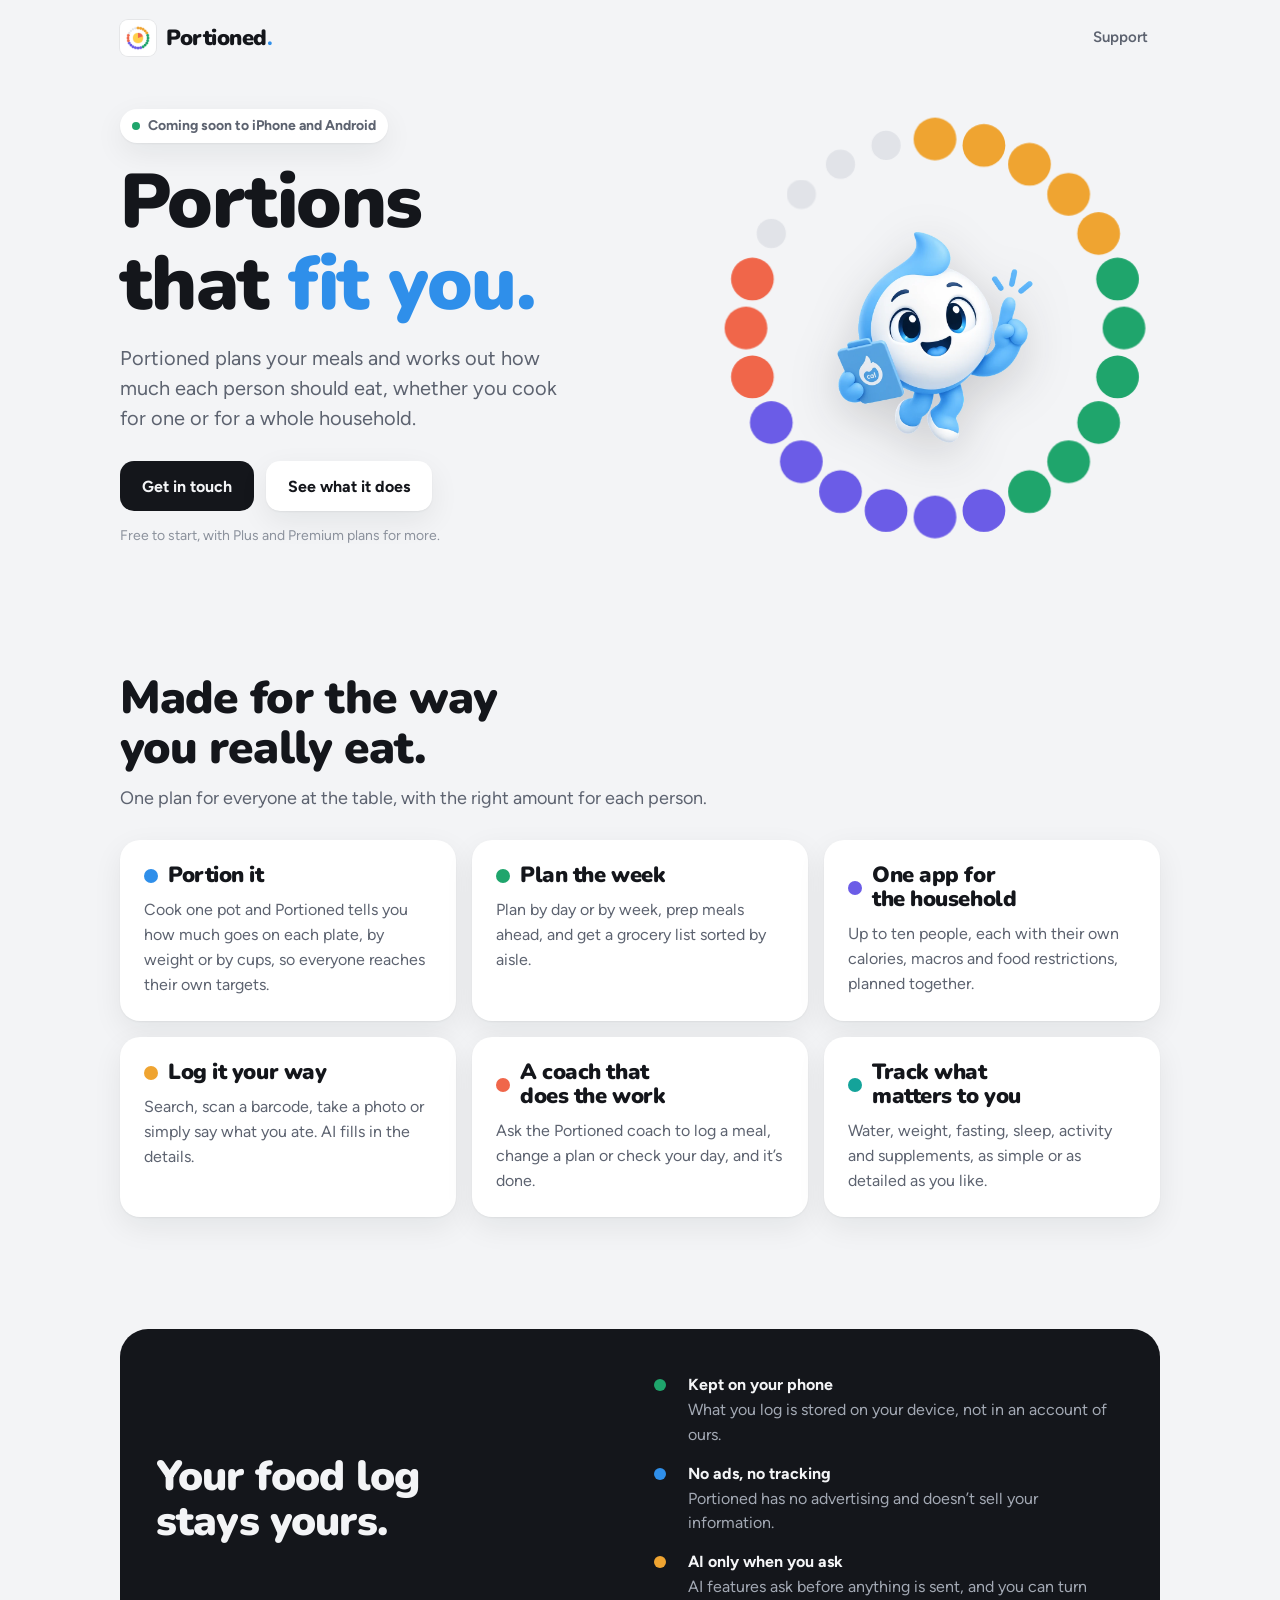
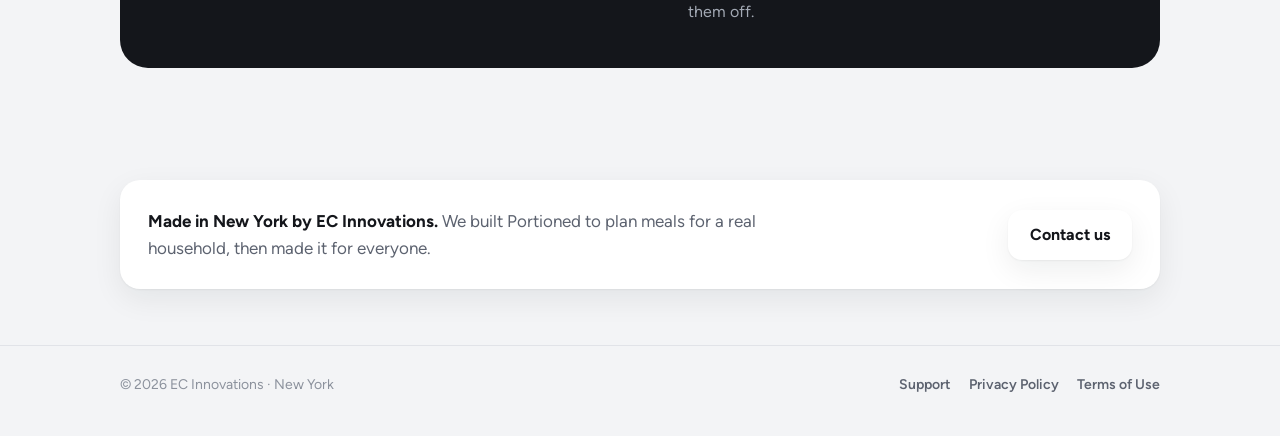
<file: index.html>
<!doctype html>
<html lang="en">
<head>
<meta charset="utf-8">
<meta name="viewport" content="width=device-width, initial-scale=1, viewport-fit=cover">
<title>Portioned</title>
<meta name="description" content="Portioned plans your meals and works out how much each person should eat, whether you cook for one or for a whole household.">
<meta property="og:title" content="Portioned">
<meta property="og:description" content="Portioned plans your meals and works out how much each person should eat, whether you cook for one or for a whole household.">
<meta property="og:type" content="website">
<meta property="og:image" content="https://portionedgroup.com/img/share.png">
<meta name="theme-color" content="#F3F4F6" media="(prefers-color-scheme: light)">
<meta name="theme-color" content="#0D0F13" media="(prefers-color-scheme: dark)">
<link rel="icon" href="img/favicon.png" type="image/png">
<link rel="apple-touch-icon" href="img/apple-touch-icon.png">
<link rel="stylesheet" href="style.css">
</head>
<body>
<header class="top"><div class="wrap"><a class="brand" href="./"><img src="img/icon-96.png" alt="" width="36" height="36"><span>Portioned<b>.</b></span></a><nav class="nav" aria-label="Main"><a href="support/">Support</a></nav></div></header>
<main>
<section class="hero"><div class="wrap">
  <div>
    <span class="pill"><i></i>Coming soon to iPhone and Android</span>
    <h1>Portions that <span>fit you.</span></h1>
    <p class="lead">Portioned plans your meals and works out how much each person should eat, whether you cook for one or for a whole household.</p>
    <div class="cta"><a class="btn" href="support/">Get in touch</a><a class="btn soft" href="#features">See what it does</a></div>
    <p class="stores">Free to start, with Plus and Premium plans for more.</p>
  </div>
  <div class="art"><svg viewBox="0 0 400 400" aria-hidden="true"><circle class="bead" style="animation-delay:0ms" cx="200.0" cy="32.0" r="19" fill="#EFA431"/><circle class="bead" style="animation-delay:35ms" cx="243.5" cy="37.7" r="19" fill="#EFA431"/><circle class="bead" style="animation-delay:70ms" cx="284.0" cy="54.5" r="19" fill="#EFA431"/><circle class="bead" style="animation-delay:105ms" cx="318.8" cy="81.2" r="19" fill="#EFA431"/><circle class="bead" style="animation-delay:140ms" cx="345.5" cy="116.0" r="19" fill="#EFA431"/><circle class="bead" style="animation-delay:175ms" cx="362.3" cy="156.5" r="19" fill="#1FA56C"/><circle class="bead" style="animation-delay:210ms" cx="368.0" cy="200.0" r="19" fill="#1FA56C"/><circle class="bead" style="animation-delay:245ms" cx="362.3" cy="243.5" r="19" fill="#1FA56C"/><circle class="bead" style="animation-delay:280ms" cx="345.5" cy="284.0" r="19" fill="#1FA56C"/><circle class="bead" style="animation-delay:315ms" cx="318.8" cy="318.8" r="19" fill="#1FA56C"/><circle class="bead" style="animation-delay:350ms" cx="284.0" cy="345.5" r="19" fill="#1FA56C"/><circle class="bead" style="animation-delay:385ms" cx="243.5" cy="362.3" r="19" fill="#6B5CE7"/><circle class="bead" style="animation-delay:420ms" cx="200.0" cy="368.0" r="19" fill="#6B5CE7"/><circle class="bead" style="animation-delay:455ms" cx="156.5" cy="362.3" r="19" fill="#6B5CE7"/><circle class="bead" style="animation-delay:490ms" cx="116.0" cy="345.5" r="19" fill="#6B5CE7"/><circle class="bead" style="animation-delay:525ms" cx="81.2" cy="318.8" r="19" fill="#6B5CE7"/><circle class="bead" style="animation-delay:560ms" cx="54.5" cy="284.0" r="19" fill="#6B5CE7"/><circle class="bead" style="animation-delay:595ms" cx="37.7" cy="243.5" r="19" fill="#F0664A"/><circle class="bead" style="animation-delay:630ms" cx="32.0" cy="200.0" r="19" fill="#F0664A"/><circle class="bead" style="animation-delay:665ms" cx="37.7" cy="156.5" r="19" fill="#F0664A"/><circle class="bead" style="animation-delay:700ms" cx="54.5" cy="116.0" r="13" fill="var(--line)"/><circle class="bead" style="animation-delay:735ms" cx="81.2" cy="81.2" r="13" fill="var(--line)"/><circle class="bead" style="animation-delay:770ms" cx="116.0" cy="54.5" r="13" fill="var(--line)"/><circle class="bead" style="animation-delay:805ms" cx="156.5" cy="37.7" r="13" fill="var(--line)"/></svg><img src="img/coach.webp" alt="The Portioned coach, a friendly round blue character" width="349" height="360"></div>
</div></section>
<section class="sec" id="features"><div class="wrap">
  <div class="sec-h"><h2>Made for the way you really eat.</h2><p>One plan for everyone at the table, with the right amount for each person.</p></div>
  <div class="grid"><article class="card" style="--c:#2F8FEA"><h3><i></i>Portion it</h3><p>Cook one pot and Portioned tells you how much goes on each plate, by weight or by cups, so everyone reaches their own targets.</p></article><article class="card" style="--c:#1FA56C"><h3><i></i>Plan the week</h3><p>Plan by day or by week, prep meals ahead, and get a grocery list sorted by aisle.</p></article><article class="card" style="--c:#6B5CE7"><h3><i></i>One app for the household</h3><p>Up to ten people, each with their own calories, macros and food restrictions, planned together.</p></article><article class="card" style="--c:#EFA431"><h3><i></i>Log it your way</h3><p>Search, scan a barcode, take a photo or simply say what you ate. AI fills in the details.</p></article><article class="card" style="--c:#F0664A"><h3><i></i>A coach that does the work</h3><p>Ask the Portioned coach to log a meal, change a plan or check your day, and it’s done.</p></article><article class="card" style="--c:#14A39A"><h3><i></i>Track what matters to you</h3><p>Water, weight, fasting, sleep, activity and supplements, as simple or as detailed as you like.</p></article></div>
</div></section>
<section class="sec"><div class="wrap"><div class="band">
  <h2>Your food log stays yours.</h2>
  <ul>
    <li style="--c:#1FA56C"><i></i><span><b>Kept on your phone</b>What you log is stored on your device, not in an account of ours.</span></li>
    <li style="--c:#2F8FEA"><i></i><span><b>No ads, no tracking</b>Portioned has no advertising and doesn’t sell your information.</span></li>
    <li style="--c:#EFA431"><i></i><span><b>AI only when you ask</b>AI features ask before anything is sent, and you can turn them off.</span></li>
  </ul>
</div></div></section>
<section class="sec"><div class="wrap"><div class="made">
  <p><b>Made in New York by EC Innovations.</b> We built Portioned to plan meals for a real household, then made it for everyone.</p>
  <a class="btn soft" href="support/">Contact us</a>
</div></div></section>
</main>
<footer class="foot"><div class="wrap"><span>© 2026 EC Innovations · New York</span><nav aria-label="Legal"><a href="support/">Support</a><a href="privacy/">Privacy Policy</a><a href="terms/">Terms of Use</a></nav></div></footer>
</body>
</html>
</file>
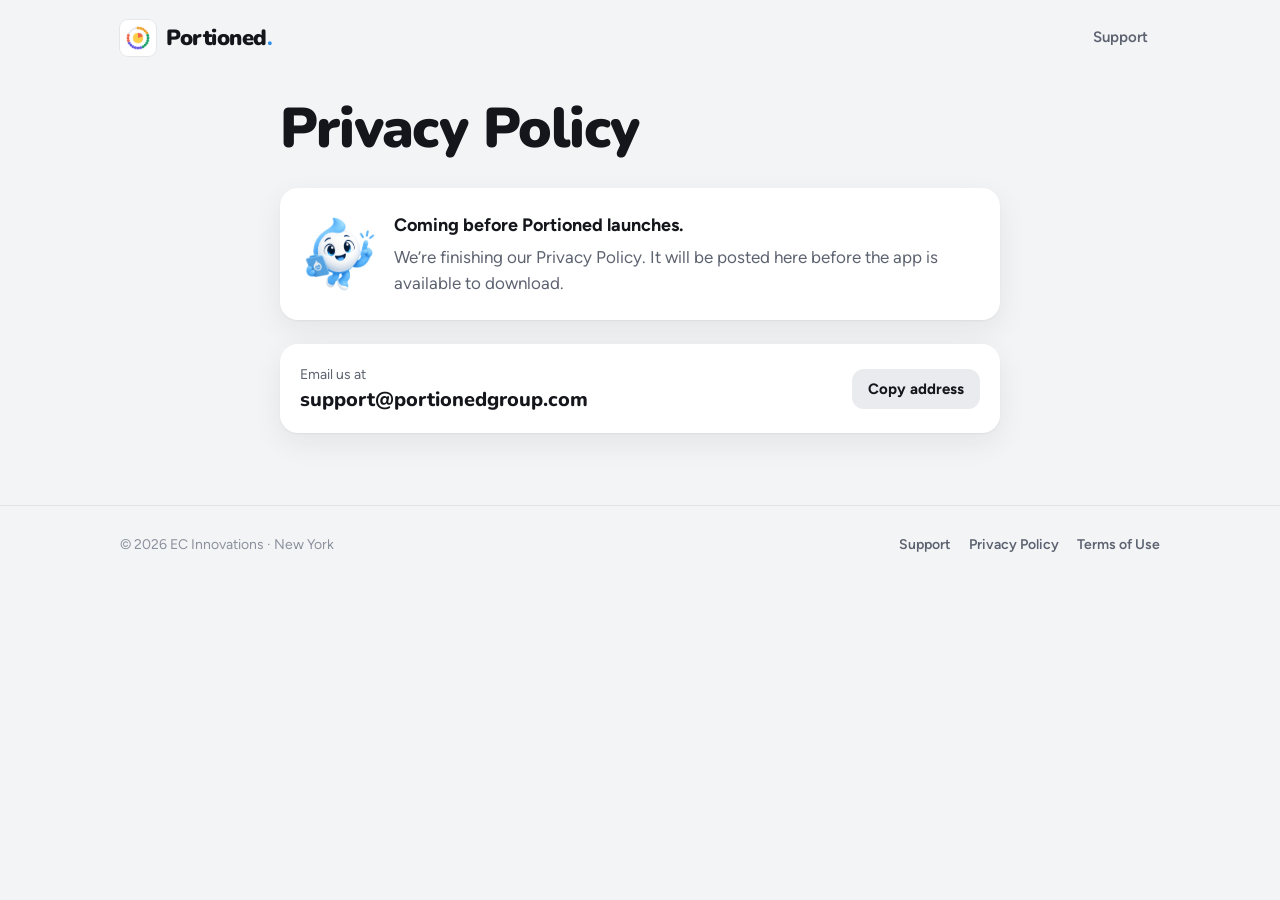
<file: privacy/index.html>
<!doctype html>
<html lang="en">
<head>
<meta charset="utf-8">
<meta name="viewport" content="width=device-width, initial-scale=1, viewport-fit=cover">
<title>Privacy Policy · Portioned</title>
<meta name="description" content="Portioned plans your meals and works out how much each person should eat, whether you cook for one or for a whole household.">
<meta property="og:title" content="Privacy Policy · Portioned">
<meta property="og:description" content="Portioned plans your meals and works out how much each person should eat, whether you cook for one or for a whole household.">
<meta property="og:type" content="website">
<meta property="og:image" content="https://portionedgroup.com/img/share.png">
<meta name="theme-color" content="#F3F4F6" media="(prefers-color-scheme: light)">
<meta name="theme-color" content="#0D0F13" media="(prefers-color-scheme: dark)">
<link rel="icon" href="../img/favicon.png" type="image/png">
<link rel="apple-touch-icon" href="../img/apple-touch-icon.png">
<link rel="stylesheet" href="../style.css">
</head>
<body>
<header class="top"><div class="wrap"><a class="brand" href="../"><img src="../img/icon-96.png" alt="" width="36" height="36"><span>Portioned<b>.</b></span></a><nav class="nav" aria-label="Main"><a href="../support/">Support</a></nav></div></header>
<main>
<section class="page"><div class="wrap">
  <h1>Privacy Policy</h1>
  <div class="soon"><img src="../img/coach.webp" alt="" width="72" height="74"><p><b>Coming before Portioned launches.</b>We’re finishing our Privacy Policy. It will be posted here before the app is available to download.</p></div>
  <div class="mail"><span><small>Email us at</small><a href="mailto:support@portionedgroup.com" id="mail">support@portionedgroup.com</a></span><button class="copy" type="button" data-copy="support@portionedgroup.com">Copy address</button></div>
</div></section><script>document.addEventListener('click',function(e){var b=e.target.closest('[data-copy]');if(!b)return;var t=b.dataset.copy;var done=function(){b.textContent='Copied';setTimeout(function(){b.textContent='Copy address'},1600)};if(navigator.clipboard){navigator.clipboard.writeText(t).then(done,function(){})}});</script>
</main>
<footer class="foot"><div class="wrap"><span>© 2026 EC Innovations · New York</span><nav aria-label="Legal"><a href="../support/">Support</a><a href="../privacy/">Privacy Policy</a><a href="../terms/">Terms of Use</a></nav></div></footer>
</body>
</html>
</file>
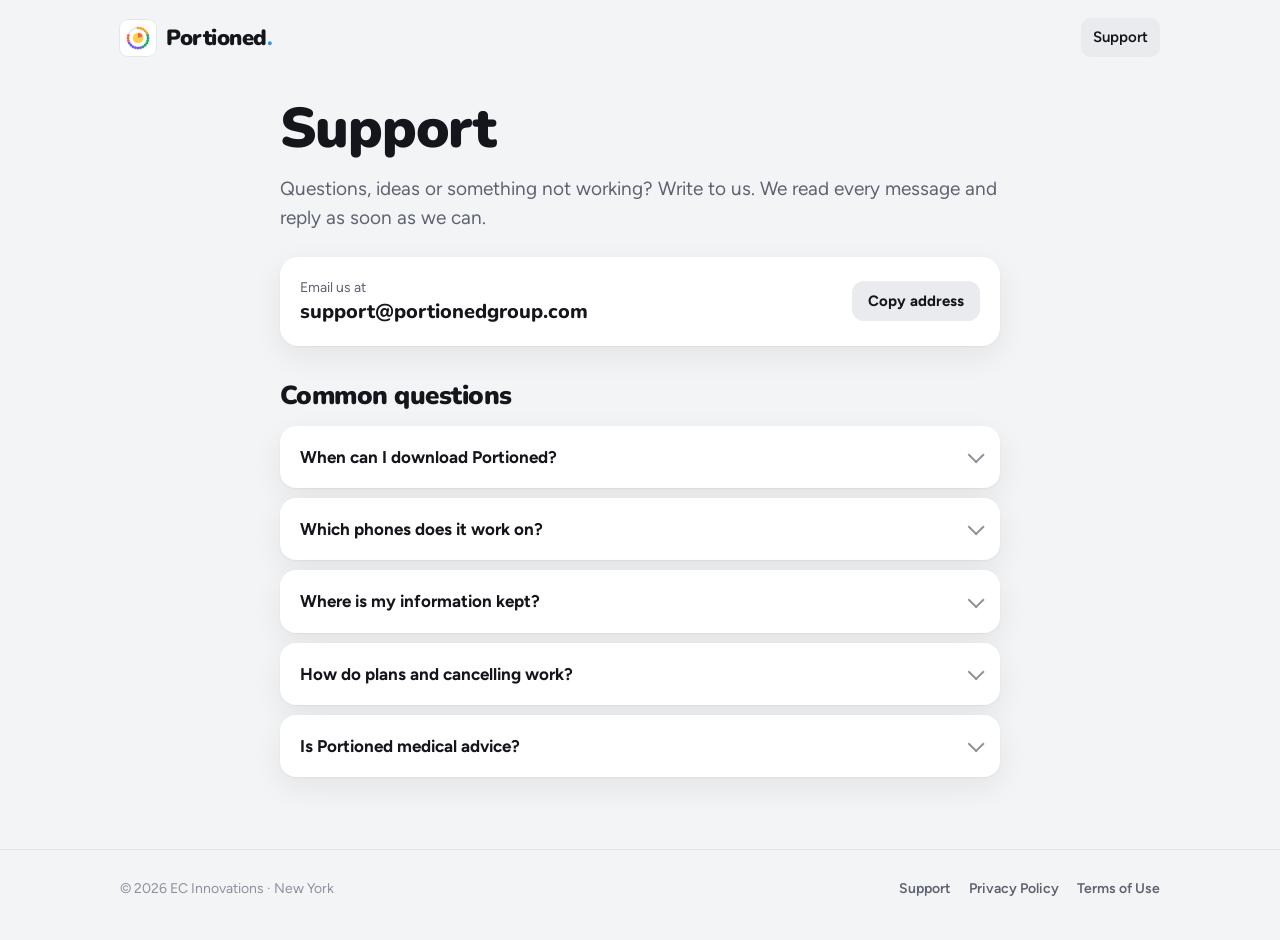
<file: support/index.html>
<!doctype html>
<html lang="en">
<head>
<meta charset="utf-8">
<meta name="viewport" content="width=device-width, initial-scale=1, viewport-fit=cover">
<title>Support · Portioned</title>
<meta name="description" content="Get help with Portioned, the meal planner and calorie tracker. Email support@portionedgroup.com.">
<meta property="og:title" content="Support · Portioned">
<meta property="og:description" content="Get help with Portioned, the meal planner and calorie tracker. Email support@portionedgroup.com.">
<meta property="og:type" content="website">
<meta property="og:image" content="https://portionedgroup.com/img/share.png">
<meta name="theme-color" content="#F3F4F6" media="(prefers-color-scheme: light)">
<meta name="theme-color" content="#0D0F13" media="(prefers-color-scheme: dark)">
<link rel="icon" href="../img/favicon.png" type="image/png">
<link rel="apple-touch-icon" href="../img/apple-touch-icon.png">
<link rel="stylesheet" href="../style.css">
</head>
<body>
<header class="top"><div class="wrap"><a class="brand" href="../"><img src="../img/icon-96.png" alt="" width="36" height="36"><span>Portioned<b>.</b></span></a><nav class="nav" aria-label="Main"><a href="../support/" aria-current="page">Support</a></nav></div></header>
<main>
<section class="page"><div class="wrap">
  <h1>Support</h1>
  <p class="intro">Questions, ideas or something not working? Write to us. We read every message and reply as soon as we can.</p>
  <div class="mail"><span><small>Email us at</small><a href="mailto:support@portionedgroup.com" id="mail">support@portionedgroup.com</a></span><button class="copy" type="button" data-copy="support@portionedgroup.com">Copy address</button></div>
  <div class="faq"><h2>Common questions</h2><details><summary>When can I download Portioned?</summary><p>Portioned is in its final round of testing. It will be on the App Store and Google Play soon. Email us if you’d like to hear when it’s out.</p></details><details><summary>Which phones does it work on?</summary><p>iPhone with iOS 16.4 or later, and Android phones with Android 8.0 or later.</p></details><details><summary>Where is my information kept?</summary><p>On your phone. Information leaves it only when you use a feature that needs our server, such as an AI feature or a brand food search. Our Privacy Policy will explain the details.</p></details><details><summary>How do plans and cancelling work?</summary><p>Portioned is free to start. Paid plans are bought through the App Store or Google Play, and you can cancel any time in your store account’s subscription settings. Deleting the app doesn’t cancel a plan.</p></details><details><summary>Is Portioned medical advice?</summary><p>No. Portioned gives general information for everyday eating. Talk to a doctor or a registered dietitian before changing how you eat, especially if you have a medical condition or take medication.</p></details></div>
</div></section><script>document.addEventListener('click',function(e){var b=e.target.closest('[data-copy]');if(!b)return;var t=b.dataset.copy;var done=function(){b.textContent='Copied';setTimeout(function(){b.textContent='Copy address'},1600)};if(navigator.clipboard){navigator.clipboard.writeText(t).then(done,function(){})}});</script>
</main>
<footer class="foot"><div class="wrap"><span>© 2026 EC Innovations · New York</span><nav aria-label="Legal"><a href="../support/">Support</a><a href="../privacy/">Privacy Policy</a><a href="../terms/">Terms of Use</a></nav></div></footer>
</body>
</html>
</file>
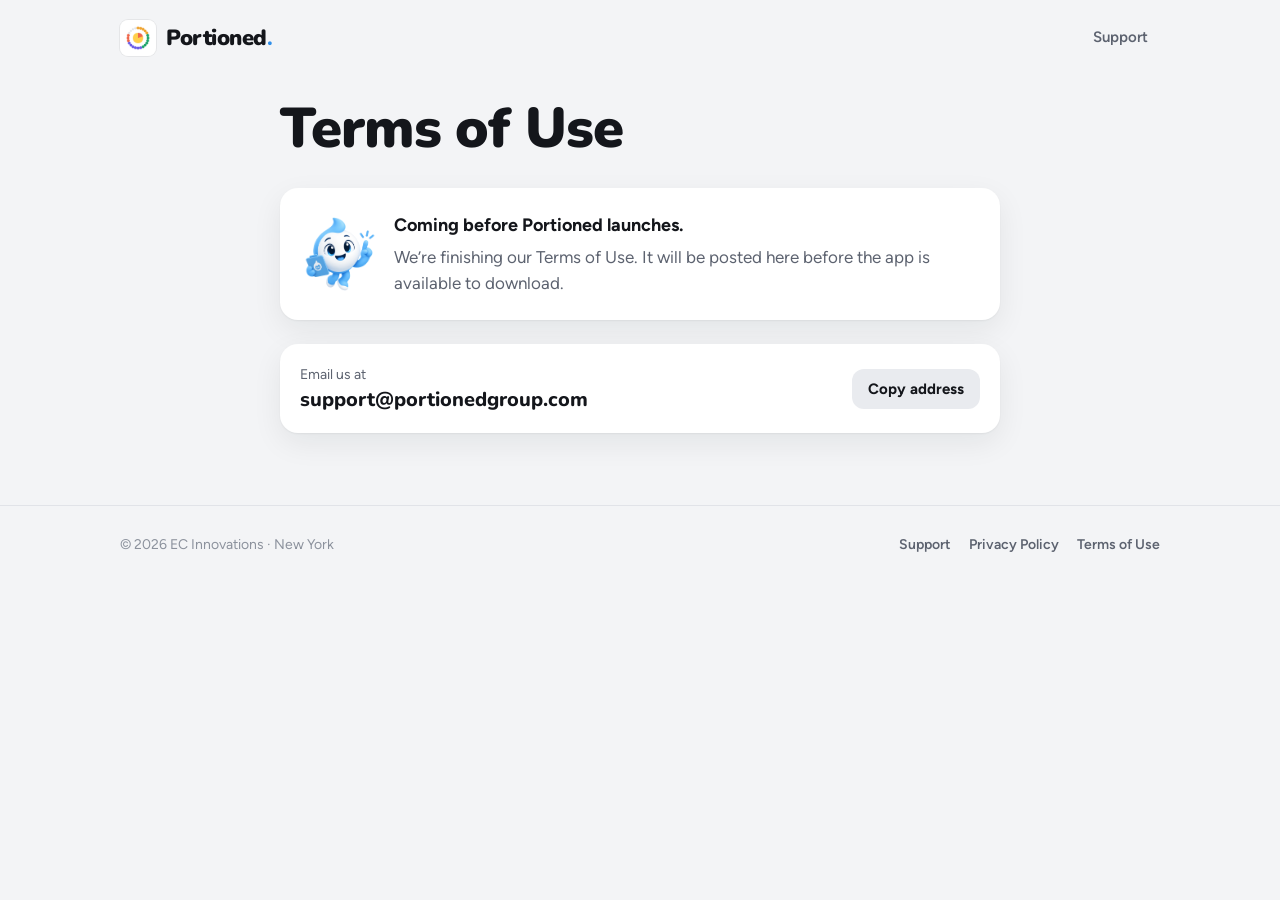
<file: terms/index.html>
<!doctype html>
<html lang="en">
<head>
<meta charset="utf-8">
<meta name="viewport" content="width=device-width, initial-scale=1, viewport-fit=cover">
<title>Terms of Use · Portioned</title>
<meta name="description" content="Portioned plans your meals and works out how much each person should eat, whether you cook for one or for a whole household.">
<meta property="og:title" content="Terms of Use · Portioned">
<meta property="og:description" content="Portioned plans your meals and works out how much each person should eat, whether you cook for one or for a whole household.">
<meta property="og:type" content="website">
<meta property="og:image" content="https://portionedgroup.com/img/share.png">
<meta name="theme-color" content="#F3F4F6" media="(prefers-color-scheme: light)">
<meta name="theme-color" content="#0D0F13" media="(prefers-color-scheme: dark)">
<link rel="icon" href="../img/favicon.png" type="image/png">
<link rel="apple-touch-icon" href="../img/apple-touch-icon.png">
<link rel="stylesheet" href="../style.css">
</head>
<body>
<header class="top"><div class="wrap"><a class="brand" href="../"><img src="../img/icon-96.png" alt="" width="36" height="36"><span>Portioned<b>.</b></span></a><nav class="nav" aria-label="Main"><a href="../support/">Support</a></nav></div></header>
<main>
<section class="page"><div class="wrap">
  <h1>Terms of Use</h1>
  <div class="soon"><img src="../img/coach.webp" alt="" width="72" height="74"><p><b>Coming before Portioned launches.</b>We’re finishing our Terms of Use. It will be posted here before the app is available to download.</p></div>
  <div class="mail"><span><small>Email us at</small><a href="mailto:support@portionedgroup.com" id="mail">support@portionedgroup.com</a></span><button class="copy" type="button" data-copy="support@portionedgroup.com">Copy address</button></div>
</div></section><script>document.addEventListener('click',function(e){var b=e.target.closest('[data-copy]');if(!b)return;var t=b.dataset.copy;var done=function(){b.textContent='Copied';setTimeout(function(){b.textContent='Copy address'},1600)};if(navigator.clipboard){navigator.clipboard.writeText(t).then(done,function(){})}});</script>
</main>
<footer class="foot"><div class="wrap"><span>© 2026 EC Innovations · New York</span><nav aria-label="Legal"><a href="../support/">Support</a><a href="../privacy/">Privacy Policy</a><a href="../terms/">Terms of Use</a></nav></div></footer>
</body>
</html>
</file>
<file: style.css>
/* portionedgroup.com: Portioned's own look. Rounded display type like the app, the bead ring's four colors as
   accents, the mascot as the face of it. Light and dark follow the visitor's phone. No outside requests. */
@font-face{font-family:"Nunito";font-weight:800;font-display:swap;src:url(fonts/nunito-latin-800-normal.woff2) format("woff2")}
@font-face{font-family:"Nunito";font-weight:900;font-display:swap;src:url(fonts/nunito-latin-900-normal.woff2) format("woff2")}
@font-face{font-family:"Figtree";font-weight:400;font-display:swap;src:url(fonts/figtree-latin-400-normal.woff2) format("woff2")}
@font-face{font-family:"Figtree";font-weight:600;font-display:swap;src:url(fonts/figtree-latin-600-normal.woff2) format("woff2")}
@font-face{font-family:"Figtree";font-weight:700;font-display:swap;src:url(fonts/figtree-latin-700-normal.woff2) format("woff2")}
:root{
  --bg:#F3F4F6; --surface:#FFFFFF; --sunk:#E9EBEF; --ink:#14161B; --muted:#5D6370; --faint:#8C929D; --line:#E1E3E8;
  --blue:#2F8FEA; --blue-ink:#1E6FBF; --orange:#EFA431; --green:#1FA56C; --purple:#6B5CE7; --coral:#F0664A;
  --band:#14161B; --band-ink:#F3F4F6; --band-muted:#A3A9B4;
  --shadow:0 1px 2px rgba(20,22,27,.05),0 10px 30px rgba(20,22,27,.07);
  --display:"Nunito",ui-rounded,"SF Pro Rounded",system-ui,sans-serif;
  --body:"Figtree",-apple-system,BlinkMacSystemFont,"Segoe UI",system-ui,sans-serif;
  --wrap:1080px; color-scheme:light;
}
@media (prefers-color-scheme:dark){:root{
  --bg:#0D0F13; --surface:#181B21; --sunk:#20242B; --ink:#F1F2F4; --muted:#A3A9B4; --faint:#6F7581; --line:#2B3039;
  --blue:#5AA8F2; --blue-ink:#8CC4F7; --band:#181B21; --band-ink:#F1F2F4; --band-muted:#A3A9B4;
  --shadow:0 0 0 1px rgba(255,255,255,.05); color-scheme:dark }}
*{box-sizing:border-box}
html{-webkit-text-size-adjust:100%}
body{margin:0;background:var(--bg);color:var(--ink);font:17px/1.55 var(--body);-webkit-font-smoothing:antialiased}
img{max-width:100%;height:auto}
a{color:var(--blue-ink);text-underline-offset:3px}
.wrap{max-width:var(--wrap);margin:0 auto;padding-left:max(20px,env(safe-area-inset-left));padding-right:max(20px,env(safe-area-inset-right))}
h1,h2,h3{font-family:var(--display);font-weight:900;letter-spacing:-.02em;line-height:1.08;text-wrap:balance;margin:0}
p{margin:0}
:focus-visible{outline:3px solid var(--blue);outline-offset:3px;border-radius:6px}
/* header */
.top{padding-block:18px}
.top .wrap{display:flex;align-items:center;justify-content:space-between;gap:16px}
.brand{display:inline-flex;align-items:center;gap:10px;color:var(--ink);text-decoration:none;font:900 22px/1 var(--display);letter-spacing:-.02em}
.brand img{width:36px;height:36px;border-radius:22.5%;box-shadow:0 0 0 1px rgba(0,0,0,.06)}
.brand b{color:var(--blue)}
.nav{display:flex;gap:6px}
.nav a{padding:8px 12px;border-radius:10px;color:var(--muted);font-weight:600;font-size:15px;text-decoration:none}
.nav a:hover,.nav a[aria-current="page"]{background:var(--sunk);color:var(--ink)}
/* hero */
.hero{padding-block:28px 64px}
.hero .wrap{display:grid;grid-template-columns:minmax(0,1.1fr) minmax(0,.9fr);gap:40px;align-items:center}
.pill{display:inline-flex;align-items:center;gap:8px;padding:6px 12px;border-radius:999px;background:var(--surface);box-shadow:var(--shadow);font-size:14px;font-weight:700;color:var(--muted)}
.pill i{width:8px;height:8px;border-radius:50%;background:var(--green)}
.hero h1{margin-top:18px;font-size:clamp(44px,7vw,76px)}
.hero h1 span{color:var(--blue)}
.lead{margin-top:18px;font-size:20px;line-height:1.5;color:var(--muted);max-width:34ch}
.cta{display:flex;flex-wrap:wrap;gap:12px;margin-top:28px}
.btn{display:inline-flex;align-items:center;gap:8px;min-height:50px;padding:0 22px;border-radius:14px;background:var(--ink);color:var(--bg);font:700 16px var(--body);text-decoration:none}
.btn.soft{background:var(--surface);color:var(--ink);box-shadow:var(--shadow)}
.stores{margin-top:14px;font-size:14px;color:var(--faint)}
.art{position:relative;aspect-ratio:1;max-width:460px;width:100%;justify-self:center}
.art svg{position:absolute;inset:0;width:100%;height:100%}
.art img{position:absolute;left:50%;top:52%;width:46%;transform:translate(-50%,-50%);filter:drop-shadow(0 14px 24px rgba(20,22,27,.18))}
.art .bead{transform-origin:200px 200px;animation:pop .5s cubic-bezier(.2,.9,.3,1.3) both}
@keyframes pop{from{opacity:0;transform:scale(.6)}to{opacity:1;transform:none}}
/* sections */
.sec{padding-block:56px}
.sec-h{max-width:640px;margin-bottom:28px}
.sec-h h2{font-size:clamp(32px,4.6vw,46px)}
.sec-h p{margin-top:12px;color:var(--muted);font-size:18px}
.grid{display:grid;grid-template-columns:repeat(3,minmax(0,1fr));gap:16px}
.card{background:var(--surface);border-radius:20px;padding:24px;box-shadow:var(--shadow);display:flex;flex-direction:column;gap:10px}
.card h3{font-size:22px;display:flex;align-items:center;gap:10px}
.card h3 i{flex:none;width:14px;height:14px;border-radius:50%;background:var(--c)}
.card p{color:var(--muted);font-size:16px}
.band{background:var(--band);color:var(--band-ink);border-radius:28px;padding:44px 36px;display:grid;grid-template-columns:minmax(0,1fr) minmax(0,1fr);gap:28px;align-items:center}
.band h2{font-size:clamp(30px,4vw,42px)}
.band ul{list-style:none;margin:0;padding:0;display:grid;gap:14px}
.band li{display:grid;grid-template-columns:22px minmax(0,1fr);gap:12px;color:var(--band-muted);font-size:16px}
.band li b{display:block;color:var(--band-ink);font-weight:700}
.band li i{width:12px;height:12px;margin-top:6px;border-radius:50%;background:var(--c)}
.made{display:flex;flex-wrap:wrap;align-items:center;justify-content:space-between;gap:16px;padding:28px;border-radius:20px;background:var(--surface);box-shadow:var(--shadow)}
.made p{color:var(--muted);max-width:56ch}
.made b{color:var(--ink)}
/* text pages */
.page{padding-block:24px 72px}
.page .wrap{max-width:760px}
.page h1{font-size:clamp(38px,6vw,56px)}
.page .intro{margin-top:14px;font-size:19px;color:var(--muted)}
.mail{display:flex;flex-wrap:wrap;align-items:center;gap:12px;margin-top:24px;padding:20px;border-radius:18px;background:var(--surface);box-shadow:var(--shadow)}
.mail a{font:800 20px var(--display);color:var(--ink);text-decoration:none;overflow-wrap:anywhere}
.mail small{display:block;color:var(--muted);font-size:14px}
.copy{margin-left:auto;min-height:40px;padding:0 16px;border:none;border-radius:12px;background:var(--sunk);color:var(--ink);font:700 15px var(--body);cursor:pointer}
.faq{margin-top:36px;display:flex;flex-direction:column;gap:10px}
.faq h2{font-size:26px;margin-bottom:6px}
.faq details{background:var(--surface);border-radius:16px;box-shadow:var(--shadow)}
.faq summary{display:flex;align-items:center;justify-content:space-between;gap:14px;padding:18px 20px;font-weight:700;cursor:pointer;list-style:none}
.faq summary::-webkit-details-marker{display:none}
.faq summary::after{content:"";flex:none;width:10px;height:10px;border-right:2px solid var(--faint);border-bottom:2px solid var(--faint);transform:rotate(45deg) translateY(-3px);transition:transform .2s}
.faq details[open] summary::after{transform:rotate(225deg) translateY(-2px)}
.faq details p{padding:0 20px 18px;color:var(--muted)}
.soon{margin-top:28px;padding:24px;border-radius:18px;background:var(--surface);box-shadow:var(--shadow);display:grid;grid-template-columns:72px minmax(0,1fr);gap:18px;align-items:center}
.soon img{width:72px}
.soon p{color:var(--muted)}
.soon b{display:block;color:var(--ink);font-size:18px;margin-bottom:4px}
/* footer */
.foot{padding-block:28px 40px;border-top:1px solid var(--line);color:var(--faint);font-size:14px}
.foot .wrap{display:flex;flex-wrap:wrap;justify-content:space-between;gap:12px 24px}
.foot nav{display:flex;flex-wrap:wrap;gap:6px 18px}
.foot a{color:var(--muted);text-decoration:none;font-weight:600}
.foot a:hover{color:var(--ink)}
@media (max-width:860px){
  .hero .wrap{grid-template-columns:minmax(0,1fr)}
  .art{max-width:340px;order:-1}
  .grid{grid-template-columns:repeat(2,minmax(0,1fr))}
  .band{grid-template-columns:minmax(0,1fr);padding:32px 24px}
}
@media (max-width:560px){
  body{font-size:16px}
  .grid{grid-template-columns:minmax(0,1fr)}
  .lead{font-size:18px}
  .nav a{padding:8px 8px}
  .copy{margin-left:0}
}
@media (prefers-reduced-motion:reduce){ .art .bead{animation:none} .faq summary::after{transition:none} }
</file>
